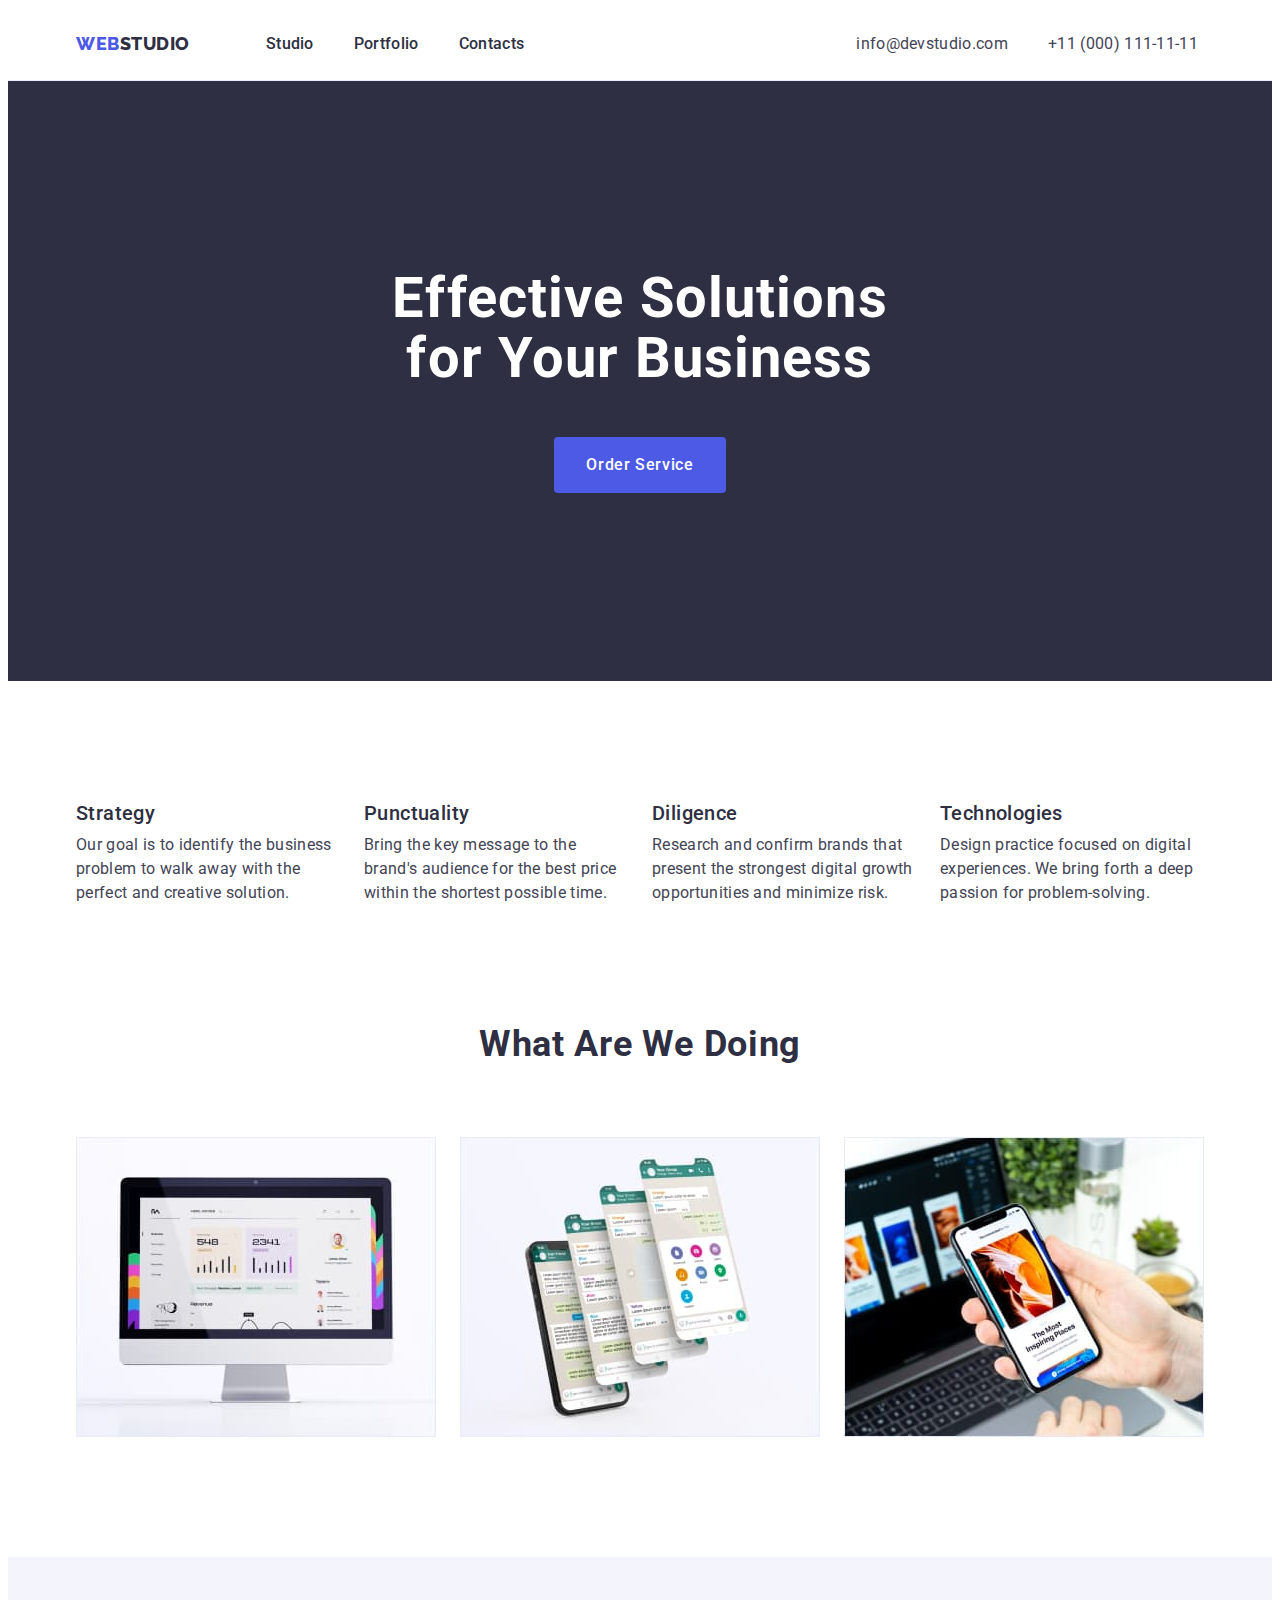
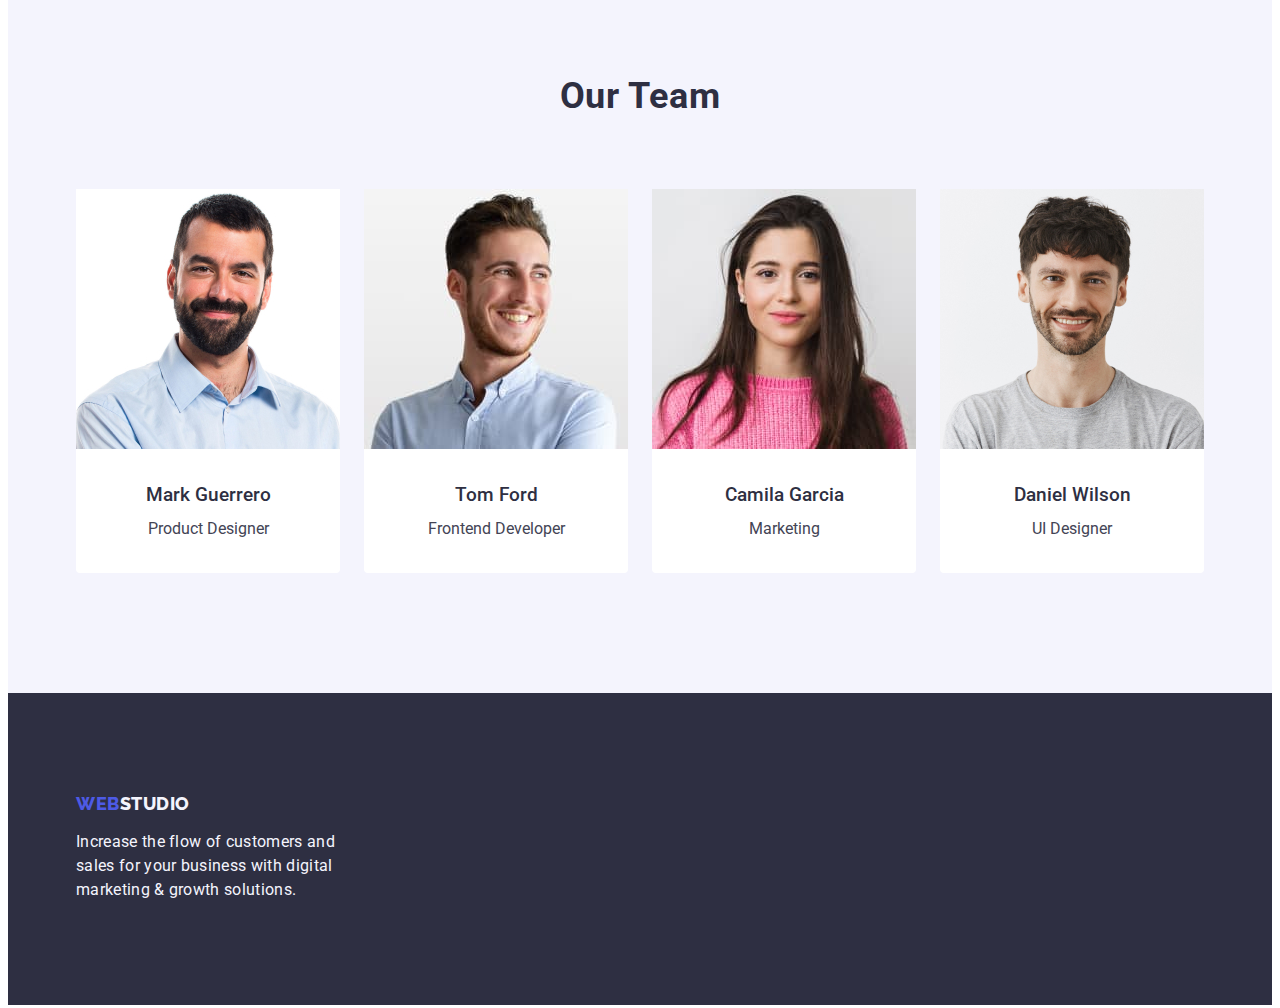
<file: index.html>
<!DOCTYPE html>
<html lang="en">

<head>
    <link rel="stylesheet" 
    href="https://cdnjs.cloudflare.com/ajax/libs/modern-normalize/2.0.0/modern-normalize.min.css" 
    integrity="sha512-4xo8blKMVCiXpTaLzQSLSw3KFOVPWhm/TRtuPVc4WG6kUgjH6J03IBuG7JZPkcWMxJ5huwaBpOpnwYElP/m6wg==" 
    crossorigin="anonymous" 
    referrerpolicy="no-referrer" />

    <link rel="stylesheet" href="./css/styles.css" type="text/css" />
    <meta charset="UTF-8">
    <meta name="viewport" content="width=device-width, initial-scale=1.0">
    <title class="title">hw-03 main page</title>
    <link rel="preconnect" href="https://fonts.googleapis.com"/>
    <link rel="preconnect" href="https://fonts.gstatic.com" crossorigin/>
    <link href="https://fonts.googleapis.com/css2?family=Raleway:wght@800&family=Roboto:wght@400;500;700;900&display=swap" rel="stylesheet"/>
<style>
    body {
       font-family: 'Roboto', sans-serif; 
       color:var(--slate-color);
       background-color:var(--white-color); 
       line-height: 1.5;
      
height: 162rem;
    }
</style>
</head>

<body>
    <header class="page-header">
        <div class="container container-header">
        <nav class="link list container-nav">
            <a href="./index.html" class="web-studio link logo">Web<span class="studio">Studio</span></a>
            <ul class="list container-menu">
                <li><a class="header-nav link container-menu-link" href="./index.html">Studio</a></li>
                <li><a class="header-nav link container-menu-link"  href="./portfolio.html">Portfolio</a> </li>
                <li><a class="header-nav link container-menu-link" href="">Contacts</a> </li>
            </ul>
        </nav>
        <address class="address list">
         <ul class="link list contact container-address">
       <li> <a class="contact list link container-address-mail" href="mailto:info@devstudio.com">info@devstudio.com</a></li>
      <li>  <a class="contact list link container-address-phone" href="tel:+110001111111">+11 (000) 111-11-11</a></li>
        </ul>
    </address>
</div>
    </header>
        <main>
            <section class="item section section-first">
                <div class="container">
                <h1 class="headline-main">Effective Solutions for Your Business</h1>
                <button type="button" class="button headline-main-button">Order Service</button>
            </div>
            </section>
            <section class="section">
                <div class="container">
                <h2 class="visually-hidden">Strategy etc</h2>
                <ul class="list strategy-section-list">
                    <li class="list link strategy-section-point">
                        <h3 class="strategy-header title strategy-header-title">Strategy</h3>
                       <p class="strategy-text text">Our goal is to identify the business problem to walk away with the
                        perfect and creative solution.</p>
                    </li>
                    <li class="list link strategy-section-point">
                        <h3 class="strategy-header title strategy-header-title">Punctuality</h3>
                      <p class="strategy-text text"> Bring the key message to the brand's audience for the best price
                        within the shortest possible time.</p> 
                    </li>
                    <li class="list link strategy-section-point">
                        <h3 class="strategy-header title strategy-header-title">Diligence</h3>
                      <p class="strategy-text text">Research and confirm brands that present the strongest digital
                        growth opportunities and minimize risk.</p>
                    </li>
                    <li class="list link strategy-section-point">
                        <h3 class="strategy-header title strategy-header-title">Technologies</h3>
                      <p class="strategy-text text">Design practice focused on digital experiences. We bring forth a
                        deep passion for problem-solving.</p>
                    </li>
                </ul>
            </div>
            </section>
            <section class="list section section-three">
                <div class="container">
                <h2 class="head-title">What are we doing</h2>
                <ul class="list section-third">
                    <li class="list section-third-list">
                        <img src="./images/img1.jpg" width="360" height="300" alt="monitor screen" />
                    </li>
                    <li class="list section-third-list">
                        <img src="./images/img2.jpg" width="360" height="300" alt="phone with in apps" />
                    </li>
                    <li class="list section-third-list">
                        <img src="./images/img3.jpg" width="360" height="300" alt="phone in hand" />
                    </li>
                </ul>
            </div>
            </section>
            <section class="head-team list section">
                <div class="container">
                <h2 class="head-title">Our Team</h2>
                <ul class="list link section-four">
                    <li class="your-team section-four-list">
                       
                        <img src="./images/markg.jpg" width="264" height="260"
                        alt="Middle-aged man with beard in blue shirt" />
                        <div class="section-four-container">
                    <h3 class="section-four-header title">Mark Guerrero</h3>
                    <p class="section-four-text text">Product Designer</p>
                </div>
                </li>
                <li class="your-team section-four-list">

                    <img src="./images/tomf.jpg" width="264" height="260" alt="Young man smiling in blue shirt " />
                    <div class="section-four-container">
                    <h3 class=" section-four-header title">Tom Ford</h3>
                    <p class="text section-four-text ">Frontend Developer</p>
                </div>
                </li>
                <li class="your-team section-four-list">
                    
                    <img src="./images/camilag.jpg" width="264" height="260"
                        alt="Young dark-haired beautiful girl in pink sweater" />
                   <div class="section-four-container">
                        <h3 class="section-four-header title">Camila Garcia</h3>
                    <p class="section-four-text text">Marketing</p>
                </div>
                </li>
                <li class="your-team section-four-list">
                    
                    <img src="./images/danielw.jpg" width="264" height="260"
                        alt="Young black-haired guy in gray t-shirt" />
                    <div class="section-four-container">
                        <h3 class="section-four-header title">Daniel Wilson</h3>
                    <p class="section-four-text text">UI Designer</p>
                </div>
                </li>
                </ul>
            </div>
            </section>
        </main>
        <footer class="footer page-footer">
            <div class="container">
            <a href="./index.html" class="web-studio link logo-footer">Web<span class="footer-studio">Studio</span></a>
            <p class="text-footer">
                Increase the flow of customers and 
                sales for your business with digital marketing & growth solutions.
            </p>
        </div>
        </footer>
</body>

</html>
</file>
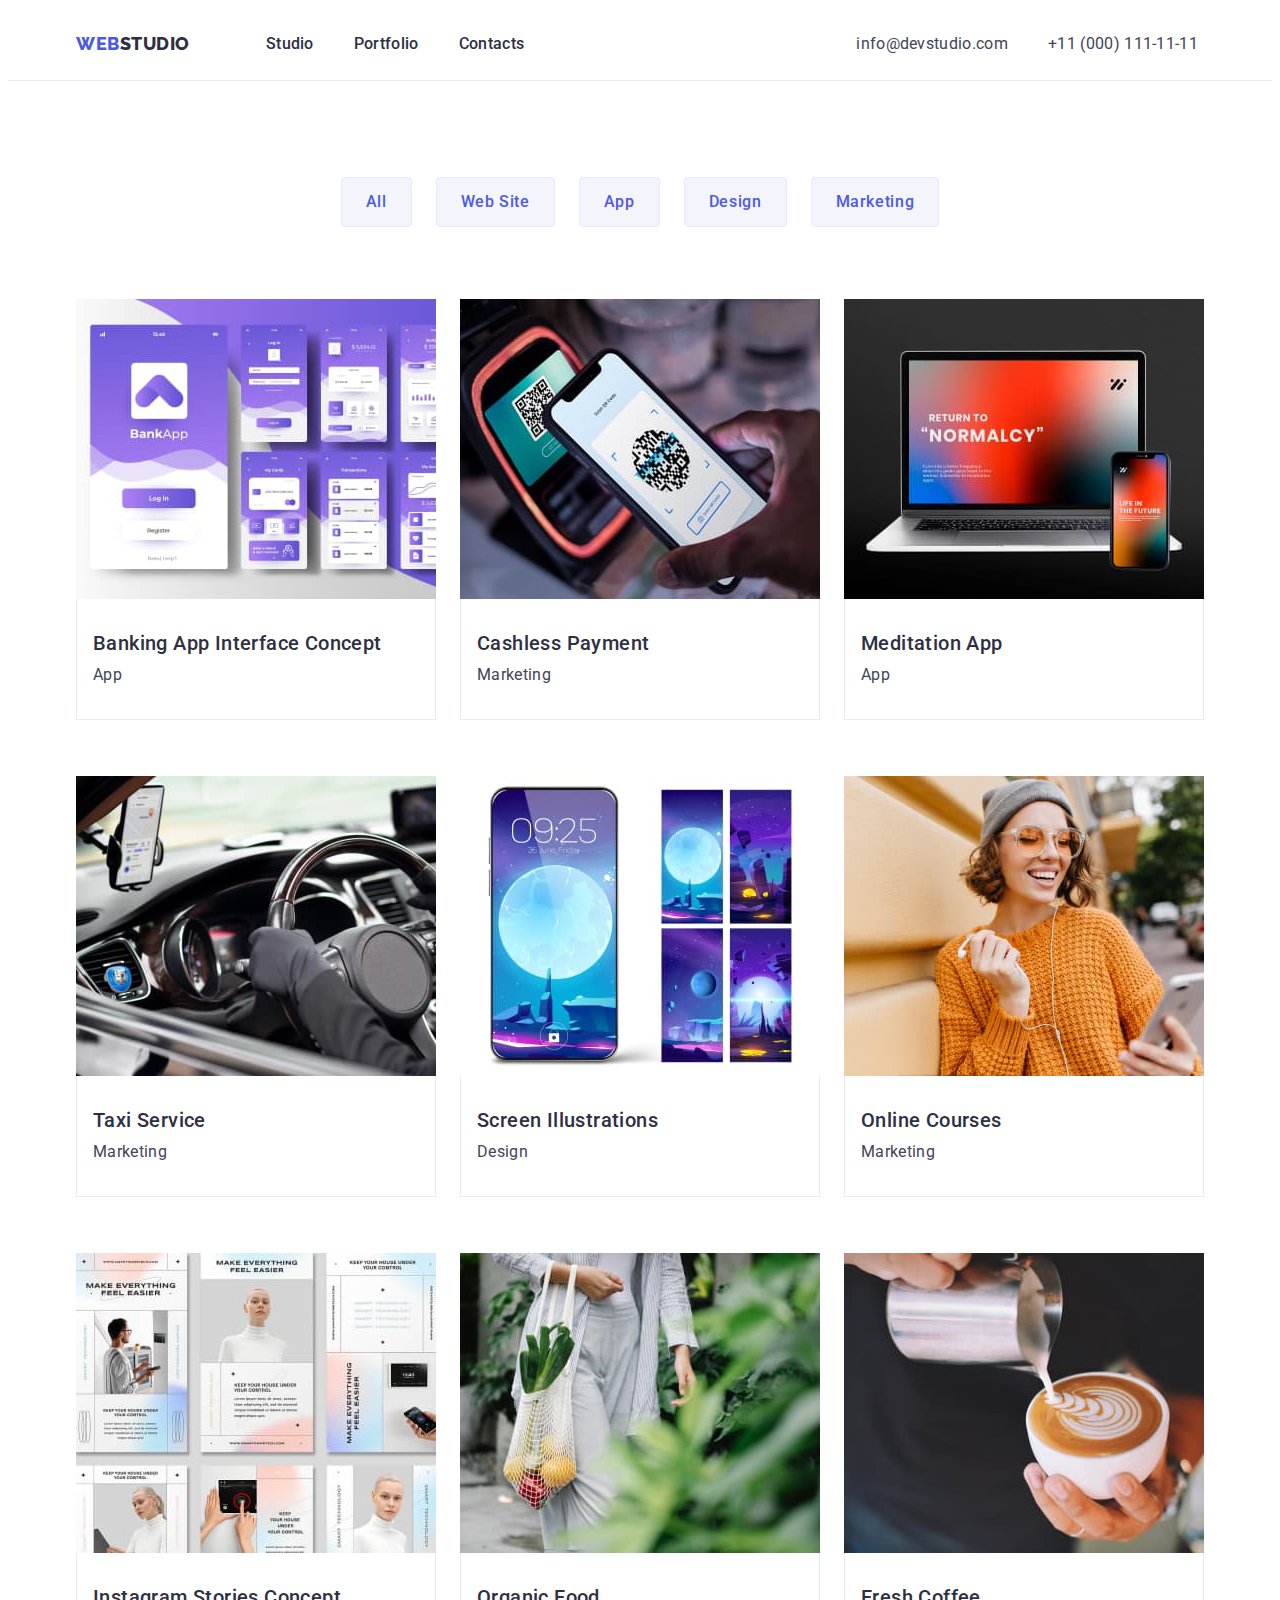
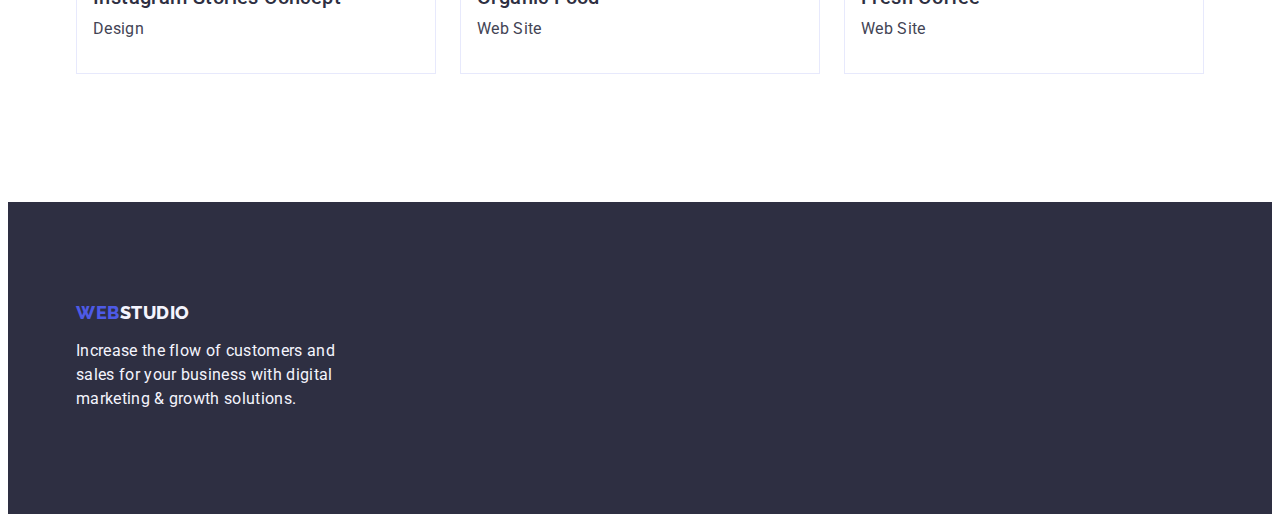
<file: portfolio.html>
<!DOCTYPE html>
<html lang="en">

<head>
    <link rel="stylesheet" 
    href="https://cdnjs.cloudflare.com/ajax/libs/modern-normalize/2.0.0/modern-normalize.min.css" 
    integrity="sha512-4xo8blKMVCiXpTaLzQSLSw3KFOVPWhm/TRtuPVc4WG6kUgjH6J03IBuG7JZPkcWMxJ5huwaBpOpnwYElP/m6wg==" 
    crossorigin="anonymous" 
    referrerpolicy="no-referrer" />

    <link rel="stylesheet" href="./css/styles.css" type="text/css" />
    <meta charset="UTF-8">
    <meta name="viewport" content="width=device-width, initial-scale=1.0">
    <title class="title">hw-03 main page</title>
    <link rel="preconnect" href="https://fonts.googleapis.com"/>
    <link rel="preconnect" href="https://fonts.gstatic.com" crossorigin/>
    <link href="https://fonts.googleapis.com/css2?family=Raleway:wght@800&family=Roboto:wght@400;500;700;900&display=swap" rel="stylesheet"/>
<style>
    body {
       font-family: "Roboto", sans-serif;
        color:var(--slate-color);
       background-color:var(--white-color); 
       line-height: 1.5;
      
height: 129.75rem;   
       
}
</style>
</head>

<body>
    <header class="page-header">
        <div class="container container-header">
        <nav class="link list container-nav">
            <a href="./index.html" class="web-studio link logo">Web<span class="studio">Studio</span></a>
            <ul class="list container-menu">
                <li><a class="header-nav link container-menu-link" href="./index.html">Studio</a></li>
                <li><a class="header-nav link container-menu-link"  href="./portfolio.html">Portfolio</a> </li>
                <li><a class="header-nav link container-menu-link" href="">Contacts</a> </li>
            </ul>
        </nav>
        <address class="address list">
         <ul class="link list contact container-address">
       <li> <a class="contact list link container-address-mail" href="mailto:info@devstudio.com">info@devstudio.com</a></li>
      <li>  <a class="contact list link container-address-phone" href="tel:+110001111111">+11 (000) 111-11-11</a></li>
        </ul>
    </address>
</div>
    </header>
    <main>
        <Section class="portfolio-section">
            <div class="container">
            <h1 class="visually-hidden">Image</h1>
        <ul class="list link button-type">
          
           <li class="list link"> 
            <button type="button"  class="portfolio-button-all button-type">All</button>
        </li>
                <li class="list link">
                    <button type="button"  class="portfolio-button-all button-type">Web Site</button>
                </li>
                    <li class="list link"> 
                        <button type="button"  class="portfolio-button-all button-type ">App</button>
                    </li>
                        <li class="list link">
                             <button type="button"  class="portfolio-button-all button-type">Design</button>
                            </li>
                            <li class="list link"> 
                                <button type="button"  class="portfolio-button-all button-type">Marketing</button>
                            </li>
      
    </ul>
    
           <ul class="list portfolio-list-image">
            <li class="list link portfolio-image-list">
                <a class="list link" href="">
<img src="./images/img21.jpg" alt="BankApp in the phone with an active interface" width="360" height="300"/>
<div class="portfolio-image">
<h2 class="app-phone-header" >Banking App Interface Concept</h2>
    <p  class="app-phone-text">App</p>
</div>
</a></li>
    <li class="list link portfolio-image-list">
        <a class="list link" href="">
        <img src="./images/img22.jpg" alt="Payment of the bill at the terminal via QR code" width="360" height="300"/>
    <div class="portfolio-image">
        <h2 class="app-phone-header" >Cashless Payment</h2>
        <p class="app-phone-text">Marketing</p>
    </div>
    </a></li>
        <li class="list link portfolio-image-list"> 
            <a class="list link" href="">
            <img src="./images/img23.jpg" alt="The same work app for your laptop and phone NORMALCY" width="360" height="300"/>
        <div class="portfolio-image"> 
            <h2 class="app-phone-header" >Meditation App</h2>
            <p  class="app-phone-text">App</p>
        </div>
        </a> </li>
            <li class="list link portfolio-image-list">
                <a class="list link" href="">
                <img src="./images/img24.jpg"  alt="A taxi driver driving to his destination" width="360" height="300"/>
            <div class="portfolio-image">
                <h2 class="app-phone-header" >Taxi Service</h2>
                <p class="app-phone-text">Marketing</p>
            </div>    
            </a></li>
                <li class="list link portfolio-image-list">
                    <a class="list link" href="">
                <img src="./images/img25.jpg" alt="Phone theme in the form of a fantasy moon" width="360" height="300"/>
                <div class="portfolio-image">
                <h2 class="app-phone-header" >Screen Illustrations</h2>
                    <p class="app-phone-text">Design</p>
                </div>
                </a></li>
                   <li class="list link portfolio-image-list"> 
                    <a class="list link" href="">
                    <img src="./images/img26.jpg" alt="Girl in gray hat in 
                    sunglasses and orange sweater listening to music" width="360" height="300"/>
                   <div class="portfolio-image">
                    <h2 class="app-phone-header" >Online Courses</h2>
                        <p  class="app-phone-text">Marketing</p>
                        </div>
                    </a></li>
                       <li class="list link portfolio-image-list">
                        <a class="list link" href="">
                        <img src="./images/img27.jpg" alt="Smart Home Control in Phone App" width="360" height="300"/>
                        <div class="portfolio-image">
                        <h2 class="app-phone-header" >Instagram Stories Concept</h2>
                            <p class="app-phone-text">Design</p>
                        </div>
                        </a></li>
                        <li class="list link portfolio-image-list">
                            <a class="list link" href="">
                            <img src="./images/img28.jpg" alt="A girl in a striped light suit carries a wicker bag with vegetables" width="360" height="300"/>
                            <div class="portfolio-image">
                            <h2 class="app-phone-header" >Organic Food</h2>
                                <p class="app-phone-text">Web Site</p>
                            </div>    
                            </a></li>
                                <li class="list link portfolio-image-list">
                                    <a class="list link" href="">
                                <img src="./images/img29.jpg" alt="Barista makes a patterned cappuccino" width="360" height="300" />
                                <div class="portfolio-image">
                                <h2 class="app-phone-header">Fresh Coffee</h2>
                                    <p class="app-phone-text">Web Site</p>
                                </div>   
                                </a></li> 
                                   </ul>
                                </div>
                                </Section>
    </main>
    <footer class="footer page-footer">
        <div class="container">
        <a href="./index.html" class="web-studio link logo-footer">Web<span class="footer-studio">Studio</span></a>
        <p class="text-footer">
            Increase the flow of customers and 
            sales for your business with digital marketing & growth solutions.
        </p>
    </div>
    </footer>
</body>

</html>
</file>
<file: css/styles.css>
*,
*::before,
*::after {
  box-sizing: border-box;
}
img {
    display: block;
    max-width: 100%;
  height: auto;
}
:root {
    --slate-color:var(--SLATE, #434455);
    --iris-color: var(--IRIS, #4D5AE5);
    --white-color:var(--WHITE, #FFF);
      --navy-blue-color:var(--NAVY-BLUE, #2E2F42);
      --cloud-color: var(--CLOUD, #F4F4FD);
      --moderate-blue-color:var(--MODERATE-BLUE, #404BBF); 
  } 
  h1,
  h2,
  h3,
  p {
    margin: 0;
  }
  button {
    cursor: pointer;
    border: none;
    border-radius: 4px;
  }
  ul,
  ol {
    list-style: none;
    margin: 0;
    padding-left: 0;
  } 
  .title {
      color: var(--navy-blue-color);
      font-weight: 500;
      font-style: normal;
  }
  .link {
      text-decoration: none;
  }
  .list {
      list-style: none;
  }
  .text {
      font-weight: 400;
      color: var(--slate-color);
      font-style: normal;
  }
  .text-footer {
      color: var(--cloud-color);
      line-height: 1.5rem;
      letter-spacing: 0.02rem;
      width: 16.5rem;
      height: 4.5rem;
  }
  .head-title {
      color: var(--navy-blue-color);
      font-weight: 700;
      font-style: normal;
      font-size: 36px;
      line-height: 1.11;
      text-align: center;
      letter-spacing: 0.02em;
      text-transform: capitalize;
      
      margin-bottom: 72px;

      
  }
  .web-studio {
      color: var(--iris-color);
  font-family: Raleway, sans-serif;
  font-size: 18px;
  font-weight: 800;
  text-transform: uppercase;
  letter-spacing: 0.03em;
  line-height: 1.17;
  }
  
  .studio {
      color: var(--navy-blue-color);
  }
  .footer-studio {
      color: var(--cloud-color);
  }
  .footer {
      background: var(--navy-blue-color);
height: 19.5rem;
flex-shrink: 0;
  
  }
  .item {
  background-color: var(--navy-blue-color);
  height: 37.5rem;
flex-shrink: 0;
padding: 188px 0;
  }
  .button {
  background-color: var(--iris-color);
  color: var(--white-color);
  font-family: "Roboto", sans-serif;
  font-size: 16px;
  font-weight: 500;
  line-height: 1.5rem;
  letter-spacing: 0.04rem;
  cursor: pointer;
  }
  .button:hover {
      background-color: var(--moderate-blue-color);
  }
  .button:focus {
      background-color: var(--moderate-blue-color);
  }
  .headline-main {
      color: var(--white-color);
      font-weight: 700;
      font-style: normal;
      font-size: 56px;
      line-height: 1.07;
      text-align: center;
      letter-spacing: 0.02em;
      max-width: 496px;
      margin: 0 auto 48px;
  }
  .headline-main-button {
    display: block;
    min-width: 169px;
   margin: 0 auto;
    border: none;
    border-radius: 4px;
    padding: 1rem 2rem;
}
  .button-type {
    font-family: "Roboto", sans-serif;
    font-weight: 500;
    font-size: 16px;
    line-height: 1.5;
    letter-spacing: 0.04em; 
    color:var(--iris-color);
    cursor: pointer;
    display: flex;
    justify-content: center;
    gap: 24px;
    align-items: center;
    padding-bottom: 4.5em;
    
}
  .button-type:hover {
      color: var(--white-color);
      border: 1px solid transparent;
  }
  .button-type:focus {
      color: var(--white-color);
      border: 1px solid transparent;
  }
  
  
  .portfolio-button-all {
      font-family: "Roboto", sans-serif;
      font-weight: 500;
      font-size: 16px;
      line-height: 1.5;
      letter-spacing: 0.04em;
      color: var(--iris-color);
      background-color:var(--cloud-color);
      padding: 12px 24px;
      border: 1px solid #e7e9fc;
      border-radius: 4px;
  }
  .portfolio-button-all:hover {
      background-color:var(--moderate-blue-color);
  }
  .portfolio-button-all:focus {
      background-color:var(--moderate-blue-color);
      cursor: pointer;
  }
  .portfolio-button:hover {
      background: var(--iris-color);
      color: var(--white-color);
      }
  .portfolio-button:focus {
  background: var(--iris-color);
  color: var(--white-color);
  }
  .contact {
      font-style: normal;
      line-height: 1.5;
      letter-spacing: 0.02em;
      color:var(--slate-color);
      font-weight: 400;
  }
  
  .contact:hover {
      color:var(--moderate-blue-color);
  }
  .contact:focus {
      color:var(--moderate-blue-color);
  }
  
  .header-nav {
      color:var(--navy-blue-color);
      font-weight: 500;
      font-size: 16px;
      line-height: 1.5;
      letter-spacing: 0.02em;
  }
  
  .header-nav:hover {
      color:var(--moderate-blue-color);
  }
  .header-nav:focus {
      color:var(--moderate-blue-color);
  }
  .menu:hover {
  color:var(--moderate-blue-color);
  }
  .strategy-header {
      font-size: 20px;
  line-height: 1.2;
  letter-spacing: 0.02em;
  margin-bottom: 8px;
  }
  
  .strategy-text { 
      font-size: 16px;
  line-height: 1.5;
  letter-spacing: 0.02em;
  }
  
  .your-team {
      background-color:var(--white-color);
  }
  .portfolio-list {
      list-style: none;
  }
  .app-phone-header {
      color:var(--navy-blue-color);
      font-weight: 500;
      font-size: 20px;
      line-height: 1.2;
      letter-spacing: 0.02em;
      margin-bottom: 8px;
  }
  .app-phone-text {
      color:var(--slate-color);
      font-size: 16px;
      line-height: 1.5;
      letter-spacing: 0.02em;
  }
  .address {
      font-style: normal;
  }
  .head-team {
      background-color: var(--cloud-color);
  }
    .container {
        margin: 0 auto;
        padding: 0 15px;
       width: 1158px;
    }
    .visually-hidden {
        position: absolute;
        width: 1px;
        height: 1px;
        margin: -1px;
        border: 0;
        padding: 0;
        white-space: nowrap;
        clip-path: inset(100%);
        clip: rect(0 0 0 0);
        overflow: hidden;
      }
      .page-header {
        border-bottom: 1px solid #e7e9fc; 
        display: flex;
    align-items: center;
    justify-content: space-between;
flex-shrink: 0;
    }
    .container-header {
        display: flex;
height: 72px;
flex-shrink: 0;
    }
    .container-nav {
        display: flex;
        align-items: center;
    }
    .logo {
        margin-right: 76px;
    }
    .logo-footer {
        display: inline-block;
        margin-bottom: 16px;
    }
    .container-menu {
        display: flex;
        gap: 40px;
    }
    .container-menu-link {
        padding: 24px 0;
    }
    .container-address {
        display: flex;
        gap: 40px;
    }
    .container-address-mail {
        display: flex;
        gap: 40px;
        
        padding-left: 20.75em;
        line-height: 24px;
letter-spacing: 0.32px;
padding-top: 1.5em;
    }
    .container-address-phone {
        margin-right: 0;
        display: flex;
        gap: 40px;
        line-height: 24px;
        letter-spacing: 0.32px;
        padding-top: 1.5em;
        
    }
    .section {
       padding: 120px 0; 
        display: flex;
    margin: 0 auto;
    
    }
    .section-first {
        padding: 188px 0;

    }
.strategy-section-list {
    display: flex; 
    gap: 24px; 
}
.strategy-section-point {
    width: calc((100% - 72px) / 4); 
    
}
.strategy-header-title {
    margin-bottom: 8px;
    text-align: left;
}
    .section-third {
        display: flex;
        gap: 24px;
    }
    .section-third-list {
        width: calc((100% - 48px) / 3);
    }
    .section-next {
        padding: 7.5em 9.75em;
    }
    .section-four {
        display: flex;
        gap: 24px;
    }
    .section-four-list {
        width: calc((100% - 72px) / 4);
        border-radius: 0px 0px 4px 4px;
    }
    .section-four-container {
        padding: 32px 0px;
    }
    .page-footer {
        flex-direction: column;
        padding: 100px 0;

    }
    .portfolio-section {
        padding: 96px 0 120px 0;
    }
    .portfolio-list-image {
        display: flex; 
        flex-wrap: wrap;
        column-gap: 24px;
        row-gap: 48px; 
    }
    .portfolio-image-list {
        width: calc((100% - 48px) / 3); 
    }
    .portfolio-image {
        padding: 32px 16px;
        border: 1px solid #e7e9fc;
        border-top: none; 
        margin-bottom: 8px;
    }
    .section-four-header {
        text-align: center;
        margin-bottom: 8px; 
    }
    .section-four-text {
        text-align: center;
    }
.section-three {
        padding-top: 0;
    }
</file>
